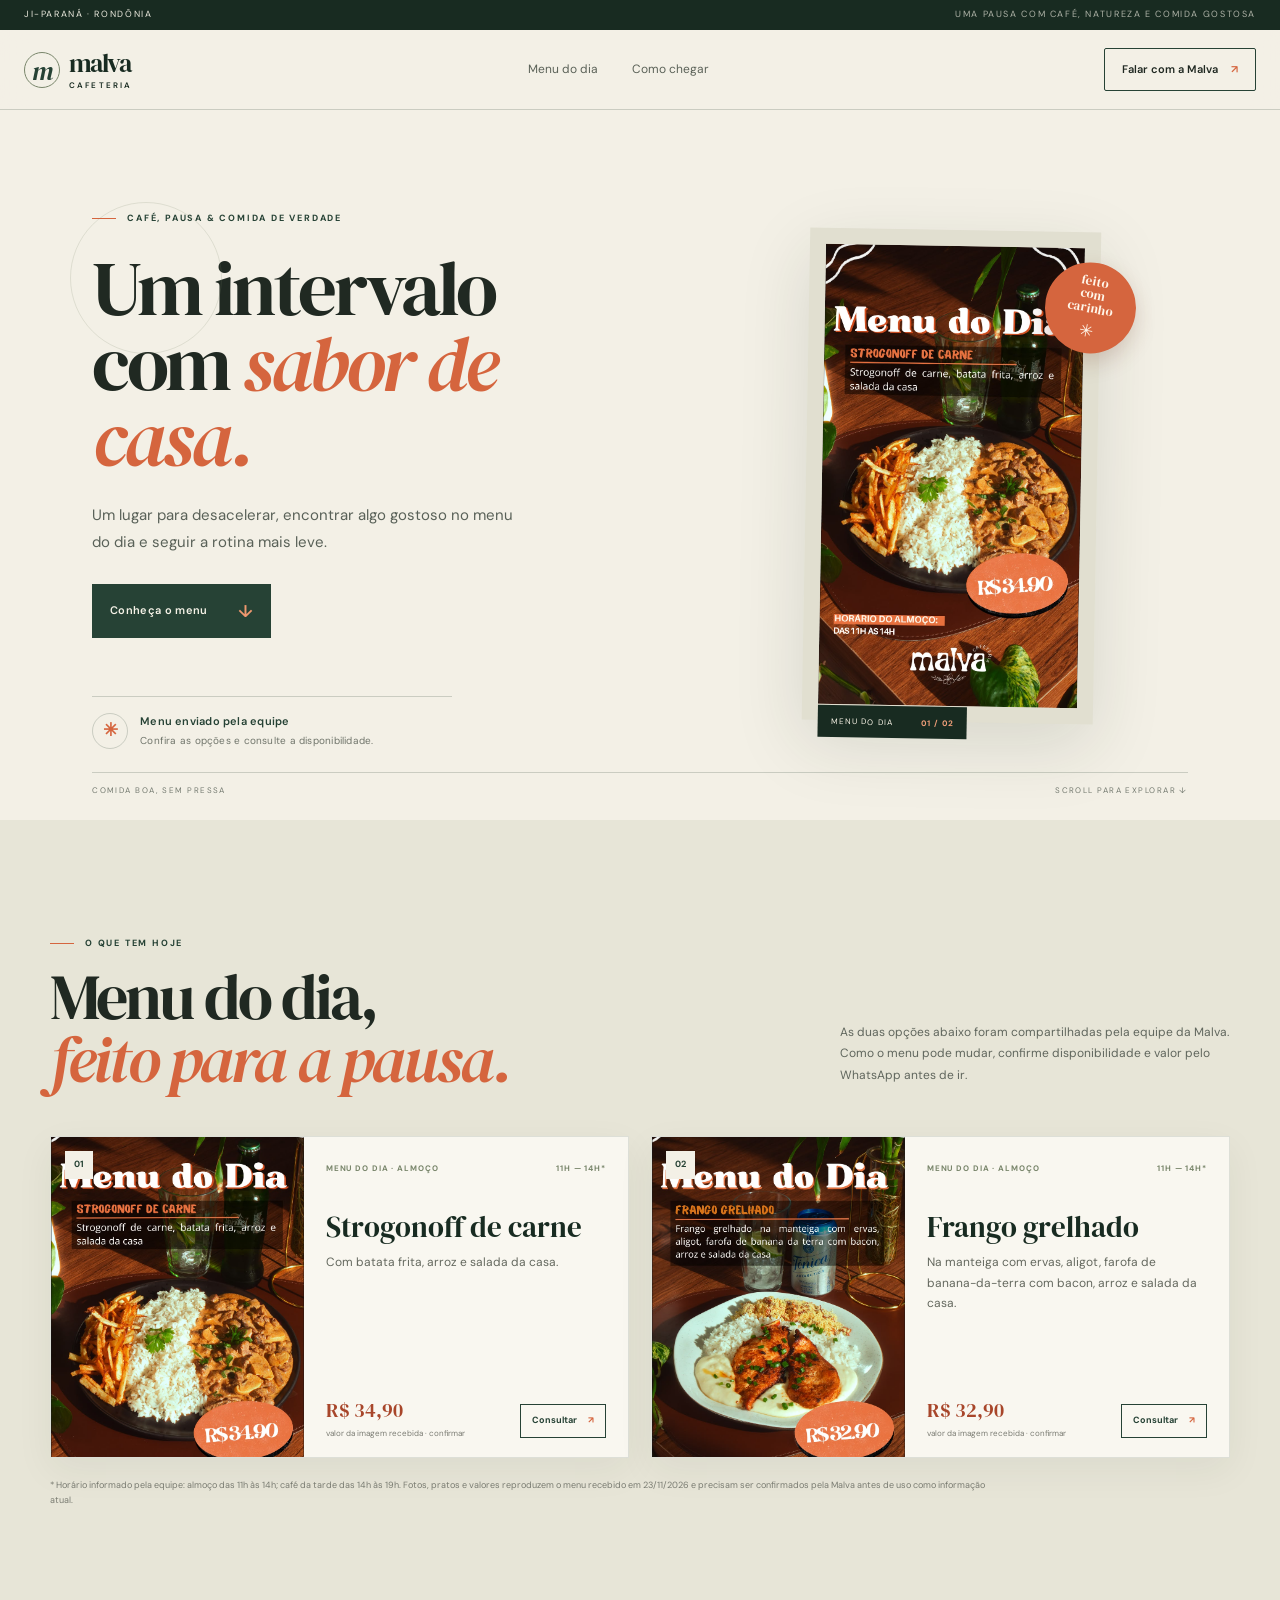
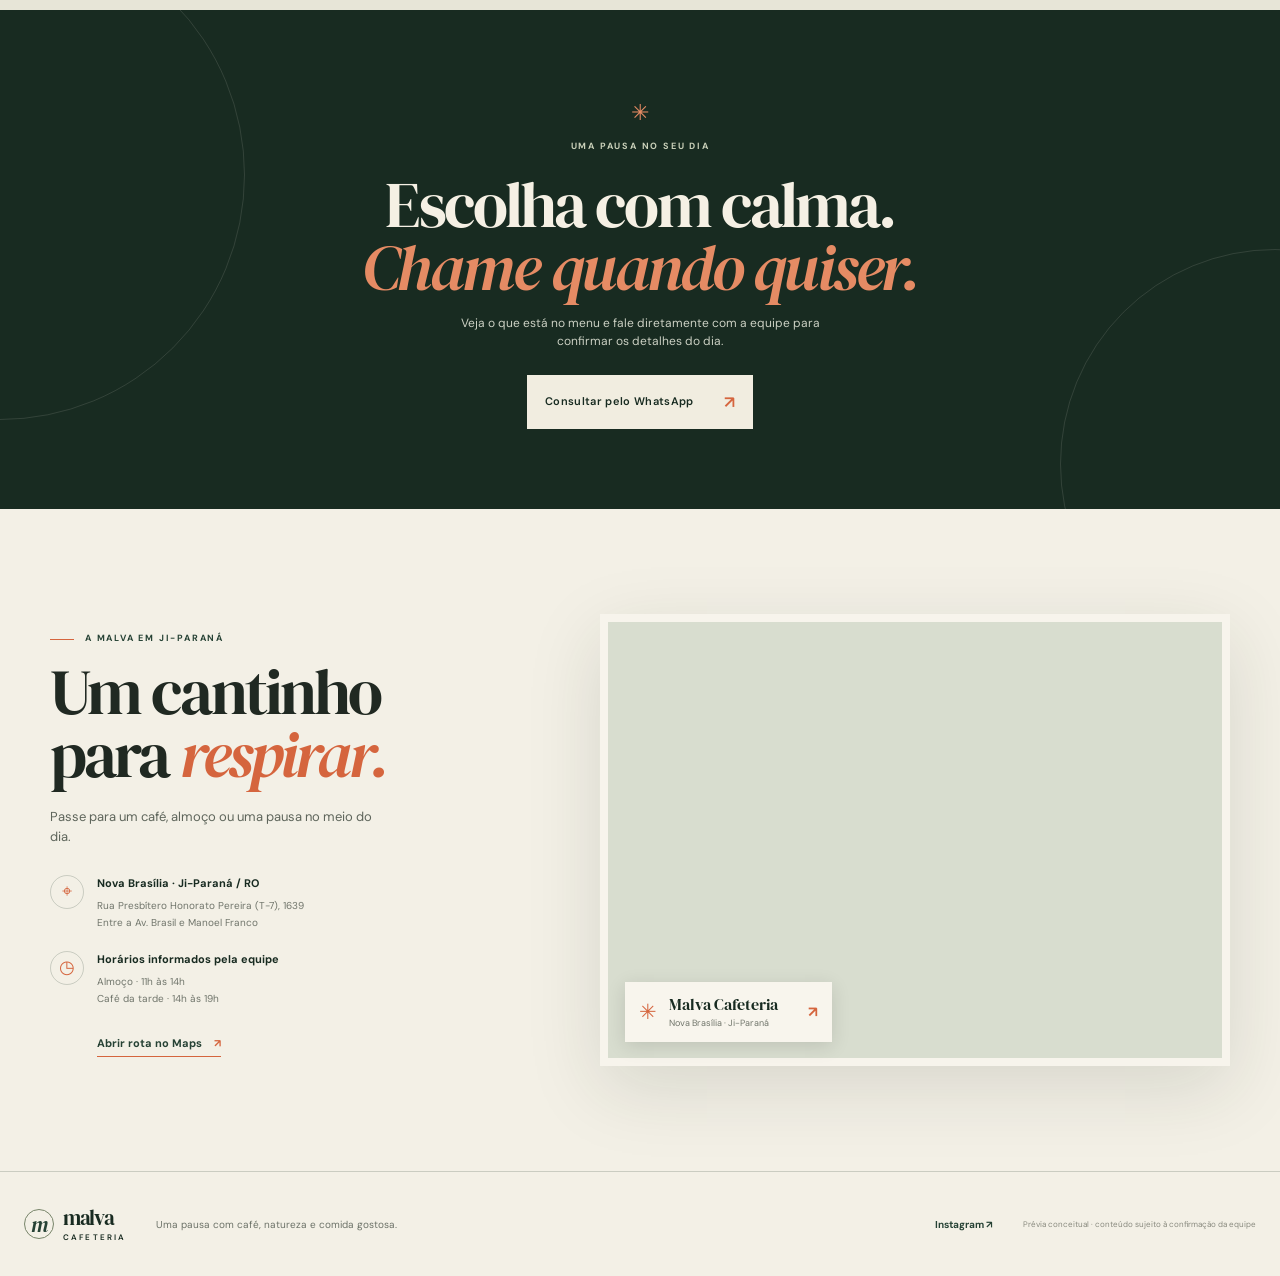
<file: index.html>
<!doctype html>
<html lang="pt-BR">
<head>
  <meta charset="utf-8">
  <meta name="viewport" content="width=device-width, initial-scale=1">
  <meta name="theme-color" content="#f3f0e6">
  <meta name="description" content="Uma pausa com café, natureza e comida gostosa. Consulte o menu do dia da Malva Cafeteria em Ji-Paraná.">
  <title>Malva Cafeteria — uma pausa com sabor</title>
  <link rel="preconnect" href="https://fonts.googleapis.com">
  <link rel="preconnect" href="https://fonts.gstatic.com" crossorigin>
  <link href="https://fonts.googleapis.com/css2?family=DM+Sans:wght@400;500;600;700&family=DM+Serif+Display:ital@0;1&display=swap" rel="stylesheet">
  <link rel="icon" href="favicon.svg" type="image/svg+xml">
  <link rel="stylesheet" href="styles.css">
</head>
<body>
  <div class="topline"><span>JI-PARANÁ · RONDÔNIA</span><span>UMA PAUSA COM CAFÉ, NATUREZA E COMIDA GOSTOSA</span></div>
  <header class="header">
    <a class="brand" href="#inicio" aria-label="Malva Cafeteria, início"><span class="brand-symbol">m</span><span>malva<small>cafeteria</small></span></a>
    <nav aria-label="Navegação principal"><a href="#menu">Menu do dia</a><a href="#visite">Como chegar</a></nav>
    <a class="header-cta" href="https://wa.me/556937337549?text=Oi%21%20Vim%20pelo%20site%20da%20Malva%20e%20quero%20consultar%20o%20menu." target="_blank" rel="noreferrer">Falar com a Malva <span>↗</span></a>
  </header>

  <main>
    <section class="hero" id="inicio">
      <div class="hero-copy">
        <p class="eyebrow"><i></i> CAFÉ, PAUSA & COMIDA DE VERDADE</p>
        <h1>Um intervalo<br>com <em>sabor de casa.</em></h1>
        <p class="intro">Um lugar para desacelerar, encontrar algo gostoso no menu do dia e seguir a rotina mais leve.</p>
        <a class="button" href="#menu">Conheça o menu <span>↓</span></a>
        <div class="hero-note"><span class="note-icon">✳</span><span>Menu enviado pela equipe<br><small>Confira as opções e consulte a disponibilidade.</small></span></div>
      </div>
      <div class="hero-image-wrap">
        <div class="hero-image"><img src="assets/menu-strogonoff-referencia.png" alt="Menu do dia enviado pela Malva: strogonoff de carne com arroz, batata frita e salada"></div>
        <span class="image-label">MENU DO DIA <b>01 / 02</b></span>
        <div class="hero-sticker"><span>feito<br>com<br>carinho</span><b>✳</b></div>
      </div>
      <div class="hero-bottom"><span>COMIDA BOA, SEM PRESSA</span><span>SCROLL PARA EXPLORAR ↓</span></div>
    </section>

    <section class="menu-section" id="menu">
      <div class="section-heading">
        <div><p class="eyebrow"><i></i> O QUE TEM HOJE</p><h2>Menu do dia,<br><em>feito para a pausa.</em></h2></div>
        <p class="heading-note">As duas opções abaixo foram compartilhadas pela equipe da Malva. Como o menu pode mudar, confirme disponibilidade e valor pelo WhatsApp antes de ir.</p>
      </div>
      <div class="menu-grid">
        <article class="dish-card">
          <div class="dish-photo"><img src="assets/menu-strogonoff-referencia.png" alt="Foto do menu enviado: strogonoff de carne, arroz, batata frita e salada da casa"><span class="dish-index">01</span></div>
          <div class="dish-copy"><div class="dish-meta"><span>MENU DO DIA · ALMOÇO</span><span>11H — 14H*</span></div><h3>Strogonoff de carne</h3><p>Com batata frita, arroz e salada da casa.</p><div class="dish-footer"><strong>R$ 34,90<small>valor da imagem recebida · confirmar</small></strong><a href="https://wa.me/556937337549?text=Oi%21%20Queria%20consultar%20a%20disponibilidade%20do%20strogonoff%20de%20carne." target="_blank" rel="noreferrer" aria-label="Consultar strogonoff pelo WhatsApp">Consultar <span>↗</span></a></div></div>
        </article>
        <article class="dish-card">
          <div class="dish-photo"><img src="assets/menu-frango-referencia.png" alt="Foto do menu enviado: frango grelhado na manteiga com ervas, aligot, farofa de banana da terra, bacon, arroz e salada"><span class="dish-index">02</span></div>
          <div class="dish-copy"><div class="dish-meta"><span>MENU DO DIA · ALMOÇO</span><span>11H — 14H*</span></div><h3>Frango grelhado</h3><p>Na manteiga com ervas, aligot, farofa de banana-da-terra com bacon, arroz e salada da casa.</p><div class="dish-footer"><strong>R$ 32,90<small>valor da imagem recebida · confirmar</small></strong><a href="https://wa.me/556937337549?text=Oi%21%20Queria%20consultar%20a%20disponibilidade%20do%20frango%20grelhado." target="_blank" rel="noreferrer" aria-label="Consultar frango grelhado pelo WhatsApp">Consultar <span>↗</span></a></div></div>
        </article>
      </div>
      <p class="menu-disclaimer">* Horário informado pela equipe: almoço das 11h às 14h; café da tarde das 14h às 19h. Fotos, pratos e valores reproduzem o menu recebido em 23/11/2026 e precisam ser confirmados pela Malva antes de uso como informação atual.</p>
    </section>

    <section class="ritual">
      <div class="ritual-mark" aria-hidden="true">✳</div>
      <p class="eyebrow">UMA PAUSA NO SEU DIA</p>
      <h2>Escolha com calma.<br><em>Chame quando quiser.</em></h2>
      <p>Veja o que está no menu e fale diretamente com a equipe para confirmar os detalhes do dia.</p>
      <a class="button button-light" href="https://wa.me/556937337549?text=Oi%21%20Vim%20pelo%20site%20e%20queria%20saber%20o%20menu%20de%20hoje." target="_blank" rel="noreferrer">Consultar pelo WhatsApp <span>↗</span></a>
      <div class="ritual-orbit orbit-one"></div><div class="ritual-orbit orbit-two"></div>
    </section>

    <section class="visit" id="visite">
      <div class="visit-copy"><p class="eyebrow"><i></i> A MALVA EM JI-PARANÁ</p><h2>Um cantinho<br>para <em>respirar.</em></h2><p class="visit-intro">Passe para um café, almoço ou uma pausa no meio do dia.</p><div class="visit-detail"><span class="detail-icon">⌖</span><p><strong>Nova Brasília · Ji-Paraná / RO</strong><small>Rua Presbítero Honorato Pereira (T-7), 1639<br>Entre a Av. Brasil e Manoel Franco</small></p></div><div class="visit-detail"><span class="detail-icon">◷</span><p><strong>Horários informados pela equipe</strong><small>Almoço · 11h às 14h<br>Café da tarde · 14h às 19h</small></p></div><a class="text-link" href="https://www.google.com/maps/place/Malva+Cafeteria/@-10.8884374,-61.9228679,21z/" target="_blank" rel="noreferrer">Abrir rota no Maps <span>↗</span></a></div>
      <div class="map-card"><iframe title="Mapa de localização da Malva Cafeteria em Ji-Paraná" src="https://www.google.com/maps?q=-10.8884374,-61.9228679&z=16&output=embed" loading="lazy" referrerpolicy="no-referrer-when-downgrade"></iframe><div class="map-label"><span class="map-pin">✳</span><span><strong>Malva Cafeteria</strong><small>Nova Brasília · Ji-Paraná</small></span><a href="https://www.google.com/maps/place/Malva+Cafeteria/@-10.8884374,-61.9228679,21z/" target="_blank" rel="noreferrer" aria-label="Abrir a Malva no Google Maps">↗</a></div></div>
    </section>
  </main>

  <footer class="footer"><a class="brand" href="#inicio"><span class="brand-symbol">m</span><span>malva<small>cafeteria</small></span></a><p>Uma pausa com café, natureza e comida gostosa.</p><a href="https://www.instagram.com/coffeemalva/" target="_blank" rel="noreferrer">Instagram ↗</a><small>Prévia conceitual · conteúdo sujeito à confirmação da equipe</small></footer>
  <a class="mobile-contact" href="https://wa.me/556937337549?text=Oi%21%20Vim%20pelo%20site%20da%20Malva." target="_blank" rel="noreferrer"><span>Consultar a Malva</span><b>WhatsApp ↗</b></a>
  <script src="app.js" defer></script>
</body>
</html>
</file>
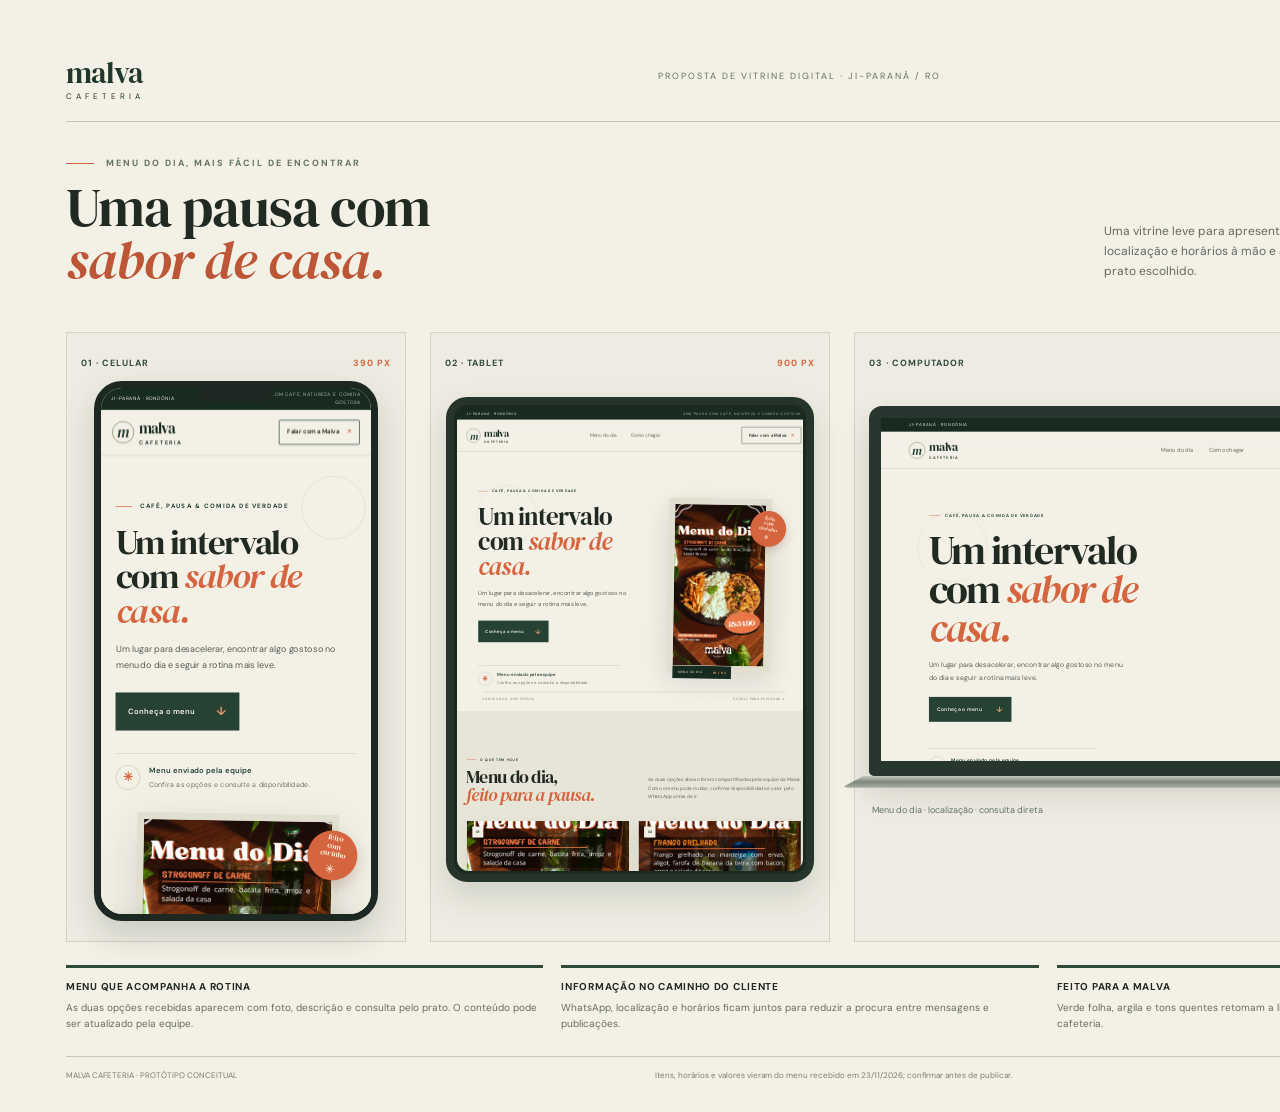
<file: arte/prancha.html>
<!doctype html>
<html lang="pt-BR">
<head>
  <meta charset="utf-8"><meta name="viewport" content="width=device-width, initial-scale=1">
  <title>Malva Cafeteria — prancha da proposta</title>
  <link rel="preconnect" href="https://fonts.googleapis.com"><link rel="preconnect" href="https://fonts.gstatic.com" crossorigin>
  <link href="https://fonts.googleapis.com/css2?family=DM+Sans:wght@400;500;600;700&family=DM+Serif+Display:ital@0;1&display=swap" rel="stylesheet">
  <style>
    *{box-sizing:border-box}body{margin:0;background:#e8e6dc;color:#202922;font:12px/1.45 "DM Sans",Arial,sans-serif}.board{width:1600px;min-height:1100px;margin:auto;background:#f3f0e6;padding:52px 66px 30px;overflow:hidden}.top{display:grid;grid-template-columns:1fr 1fr 1fr;align-items:center;border-bottom:1px solid rgba(37,61,47,.24);padding-bottom:20px}.brand{font:30px "DM Serif Display",Georgia,serif;letter-spacing:-1px;color:#20382b}.brand small{font:8px "DM Sans",Arial,sans-serif;text-transform:uppercase;letter-spacing:4px;display:block;margin-top:-2px}.top p{text-align:center;text-transform:uppercase;letter-spacing:2px;font-size:9px;color:#657064}.top strong{text-align:right;text-transform:uppercase;letter-spacing:2px;font-size:9px;font-weight:500}.title{display:grid;grid-template-columns:1fr 430px;align-items:end;gap:80px;padding:35px 0 25px}.eyebrow{font-size:9px;letter-spacing:2px;text-transform:uppercase;color:#62745f;font-weight:700}.eyebrow i{display:inline-block;width:28px;height:1px;background:#d5653e;vertical-align:middle;margin-right:8px}.title h1{font:54px/.98 "DM Serif Display",Georgia,serif;letter-spacing:-1px;margin:11px 0 0}.title h1 em{color:#bc5636;font-weight:400}.title>p{font-size:12px;color:#626a60;line-height:1.7;margin-bottom:5px}.devices{height:650px;display:grid;grid-template-columns:340px 400px 1fr;gap:24px;align-items:center}.device-card{height:610px;border:1px solid #d3d2c7;background:#eeece2;padding:14px;position:relative}.device-tag{display:flex;justify-content:space-between;align-items:center;height:34px;font-size:9px;letter-spacing:1px;text-transform:uppercase;font-weight:700;color:#324b39}.device-tag span{color:#d5653e}.phone{height:540px;width:284px;margin:0 auto;border:7px solid #1c2821;border-radius:28px;overflow:hidden;background:#f3f0e6;box-shadow:0 15px 32px rgba(25,40,30,.16);position:relative}.phone:before{content:"";position:absolute;top:0;left:50%;transform:translateX(-50%);width:76px;height:14px;background:#1c2821;border-radius:0 0 10px 10px;z-index:2}.phone iframe{width:390px;height:820px;border:0;transform:scale(.692);transform-origin:top left}.tablet-shell{width:368px;height:485px;margin:16px auto;border:8px solid #26352c;border-radius:21px;background:#1b2a21;padding:3px;box-shadow:0 15px 32px rgba(25,40,30,.14)}.tablet-screen{width:100%;height:100%;overflow:hidden;border-radius:12px}.tablet-screen iframe{width:900px;height:1180px;border:0;transform:scale(.393);transform-origin:top left}.desktop-card{height:610px}.laptop{margin:25px auto 0;width:100%;max-width:690px}.laptop-screen{height:370px;border:9px solid #27362e;border-bottom:15px solid #27362e;border-radius:13px 13px 5px 5px;background:#27362e;padding:3px;box-shadow:0 15px 30px rgba(25,40,30,.16);overflow:hidden}.laptop-screen iframe{width:1440px;height:780px;border:0;transform:scale(.461);transform-origin:top left}.laptop-base{height:12px;width:108%;margin-left:-4%;background:linear-gradient(#c7c9bc,#7e867c 50%,#adb0a4);clip-path:polygon(3% 0,97% 0,100% 100%,0 100%);border-radius:0 0 8px 8px}.desktop-caption{display:flex;justify-content:space-between;margin:16px 3px;color:#627064;font-size:9px}.bottom{display:grid;grid-template-columns:1fr 1fr 1fr;gap:18px;margin-top:3px}.bottom article{border-top:3px solid #304a39;padding-top:10px}.bottom b{font-size:10px;letter-spacing:.7px;text-transform:uppercase}.bottom p{font-size:10px;color:#656d63;margin:5px 0;line-height:1.55}.foot{display:flex;justify-content:space-between;border-top:1px solid rgba(37,61,47,.22);margin-top:20px;padding-top:13px;color:#7a7d73;font-size:8px}.foot b{color:#344b3b;letter-spacing:1px;text-transform:uppercase}
  </style>
</head>
<body><main class="board">
  <header class="top"><div class="brand">malva<small>cafeteria</small></div><p>PROPOSTA DE VITRINE DIGITAL · JI-PARANÁ / RO</p><strong>PRÉVIA CONCEITUAL</strong></header>
  <section class="title"><div><div class="eyebrow"><i></i> MENU DO DIA, MAIS FÁCIL DE ENCONTRAR</div><h1>Uma pausa com<br><em>sabor de casa.</em></h1></div><p>Uma vitrine leve para apresentar as opções enviadas pela equipe, deixar localização e horários à mão e abrir uma conversa no WhatsApp já sobre o prato escolhido.</p></section>
  <section class="devices" aria-label="Prévia do site em três tamanhos de tela">
    <article class="device-card"><div class="device-tag">01 · CELULAR <span>390 PX</span></div><div class="phone"><iframe src="../index.html" title="Prévia da Malva em um celular"></iframe></div></article>
    <article class="device-card"><div class="device-tag">02 · TABLET <span>900 PX</span></div><div class="tablet-shell"><div class="tablet-screen"><iframe src="../index.html" title="Prévia da Malva em um tablet"></iframe></div></div></article>
    <article class="device-card desktop-card"><div class="device-tag">03 · COMPUTADOR <span>1440 PX</span></div><div class="laptop"><div class="laptop-screen"><iframe src="../index.html" title="Prévia da Malva em um computador"></iframe></div><div class="laptop-base"></div></div><div class="desktop-caption"><span>Menu do dia · localização · consulta direta</span><span>mobile-first · adaptável</span></div></article>
  </section>
  <section class="bottom"><article><b>Menu que acompanha a rotina</b><p>As duas opções recebidas aparecem com foto, descrição e consulta pelo prato. O conteúdo pode ser atualizado pela equipe.</p></article><article><b>Informação no caminho do cliente</b><p>WhatsApp, localização e horários ficam juntos para reduzir a procura entre mensagens e publicações.</p></article><article><b>Feito para a Malva</b><p>Verde folha, argila e tons quentes retomam a linguagem das imagens compartilhadas pela cafeteria.</p></article></section>
  <footer class="foot"><span>MALVA CAFETERIA · PROTÓTIPO CONCEITUAL</span><span>Itens, horários e valores vieram do menu recebido em 23/11/2026; confirmar antes de publicar.</span><b>PREPARADO POR LUIS</b></footer>
</main></body></html>
</file>
<file: styles.css>
:root{--paper:#f3f0e6;--paper-deep:#e7e5d7;--ink:#202922;--green:#264235;--green-dark:#182b21;--moss:#78856a;--rust:#d5653e;--rust-dark:#a8462a;--muted:#70756b;--line:rgba(37,61,47,.2);--serif:"DM Serif Display",Georgia,serif;--sans:"DM Sans",Arial,sans-serif;--shadow:0 22px 70px rgba(31,44,34,.13)}
*{box-sizing:border-box}html{scroll-behavior:smooth;scroll-padding-top:92px}body{margin:0;background:var(--paper);color:var(--ink);font:15px/1.55 var(--sans);overflow-x:clip}img{display:block;max-width:100%}a{color:inherit;text-decoration:none}button,a{-webkit-tap-highlight-color:transparent}.topline{min-height:30px;padding:6px max(24px,calc((100vw - 1320px)/2));display:flex;align-items:center;justify-content:space-between;background:var(--green-dark);color:#eceade;font-size:9px;letter-spacing:.18em}.topline span:last-child{opacity:.7}.header{height:80px;padding:0 max(24px,calc((100vw - 1320px)/2));display:flex;align-items:center;justify-content:space-between;border-bottom:1px solid var(--line);background:rgba(243,240,230,.94);position:sticky;top:0;z-index:5;backdrop-filter:blur(14px)}.brand{display:flex;align-items:center;gap:9px;color:var(--green-dark);font:26px/1 var(--serif);letter-spacing:-.06em}.brand-symbol{display:grid;place-items:center;width:36px;height:36px;border:1px solid var(--moss);border-radius:50%;font:italic 26px var(--serif);color:var(--green)}.brand small{display:block;margin-top:5px;font:600 8px/1 var(--sans);text-transform:uppercase;letter-spacing:.27em}.header nav{display:flex;gap:34px;color:#5b6258;font-size:12px}.header nav a:hover,.text-link:hover{color:var(--rust-dark)}.header-cta{padding:12px 17px;border:1px solid var(--green);border-radius:2px;font-size:11px;font-weight:600}.header-cta span{color:var(--rust);margin-left:10px}.hero{min-height:710px;max-width:1440px;margin:auto;padding:86px clamp(24px,7.2vw,104px) 64px;display:grid;grid-template-columns:1.05fr .95fr;align-items:center;gap:clamp(48px,8vw,126px);position:relative}.hero:before{content:"";position:absolute;left:5.5%;top:13%;width:150px;height:150px;border:1px solid rgba(120,133,106,.18);border-radius:50%;pointer-events:none}.eyebrow{display:flex;align-items:center;gap:11px;color:var(--green);font-size:9px;font-weight:700;letter-spacing:.2em}.eyebrow i{display:inline-block;width:24px;height:1px;background:var(--rust)}.hero h1,.section-heading h2,.visit h2,.ritual h2{font:400 clamp(52px,6vw,88px)/.98 var(--serif);letter-spacing:-.045em;margin:25px 0}.hero h1 em,.section-heading h2 em,.visit h2 em,.ritual h2 em{font-weight:400;color:var(--rust);}.hero .intro{max-width:430px;margin:0 0 28px;color:#596158;font-size:15px;line-height:1.8}.button{display:inline-flex;align-items:center;gap:30px;padding:14px 18px;background:var(--green);color:#f5f2e7;font-size:11px;font-weight:600;letter-spacing:.03em;transition:transform .2s,background .2s}.button:hover{transform:translateY(-2px);background:var(--green-dark)}.button span{color:#ef986f;font-size:17px}.hero-note{display:flex;align-items:center;gap:12px;margin-top:58px;padding-top:16px;border-top:1px solid var(--line);max-width:360px;color:var(--green);font-size:11px;font-weight:600;letter-spacing:.02em}.note-icon{display:grid;place-items:center;width:36px;height:36px;border:1px solid var(--line);border-radius:50%;color:var(--rust);font-size:18px}.hero-note small{display:block;margin-top:3px;color:var(--muted);font-size:10px;font-weight:400}.hero-image-wrap{position:relative;max-width:450px;justify-self:center;padding:16px;background:#e1dfd0;box-shadow:var(--shadow);transform:rotate(1deg)}.hero-image{height:460px;overflow:hidden;background:#d8d1c2}.hero-image img{width:100%;height:100%;object-fit:cover;object-position:center 32%}.image-label{position:absolute;bottom:-17px;left:16px;padding:10px 13px;background:var(--green-dark);color:#f7f2e5;font-size:8px;letter-spacing:.14em}.image-label b{margin-left:25px;color:#f2a07a}.hero-sticker{position:absolute;right:-36px;top:30px;width:91px;height:91px;border-radius:50%;background:var(--rust);color:#fff6e9;display:flex;flex-direction:column;align-items:center;justify-content:center;text-align:center;font:13px/1.05 var(--serif);transform:rotate(10deg);box-shadow:0 9px 22px rgba(109,55,32,.22)}.hero-sticker b{font:17px var(--sans);margin-top:5px}.hero-bottom{position:absolute;bottom:24px;left:7.2%;right:7.2%;display:flex;justify-content:space-between;border-top:1px solid var(--line);padding-top:11px;color:#747a70;font-size:8px;letter-spacing:.18em}.menu-section{padding:108px max(24px,calc((100vw - 1180px)/2)) 102px;background:var(--paper-deep)}.section-heading{display:flex;align-items:end;justify-content:space-between;gap:40px;margin-bottom:45px}.section-heading h2,.visit h2{font-size:clamp(44px,5vw,68px);margin:15px 0 0}.heading-note{max-width:390px;color:#60665d;font-size:12px;line-height:1.8;margin:0 0 5px}.menu-grid{display:grid;grid-template-columns:repeat(2,minmax(0,1fr));gap:22px}.dish-card{background:#f9f7f0;border:1px solid rgba(37,61,47,.13);display:grid;grid-template-columns:minmax(170px,.78fr) 1fr;min-height:320px;box-shadow:0 12px 36px rgba(31,44,34,.06)}.dish-photo{position:relative;min-height:320px;overflow:hidden;background:#d5d2c3}.dish-photo img{width:100%;height:100%;position:absolute;inset:0;object-fit:cover;object-position:center 27%;transition:transform .6s cubic-bezier(.2,.65,.2,1)}.dish-card:hover .dish-photo img{transform:scale(1.035)}.dish-index{position:absolute;top:14px;left:14px;background:var(--paper);color:var(--green);padding:7px 9px;font-size:9px;font-weight:700}.dish-copy{padding:25px 22px 19px;display:flex;flex-direction:column}.dish-meta{display:flex;justify-content:space-between;gap:8px;color:var(--moss);font-size:8px;font-weight:700;letter-spacing:.11em}.dish-meta span:last-child{white-space:nowrap}.dish-copy h3{font:400 29px/1.12 var(--serif);color:var(--green-dark);margin:36px 0 9px}.dish-copy p{margin:0;color:#64685e;font-size:12px;line-height:1.7}.dish-footer{display:flex;align-items:end;justify-content:space-between;gap:10px;margin-top:auto;padding-top:24px}.dish-footer strong{font:400 20px var(--serif);color:var(--rust-dark)}.dish-footer strong small{display:block;margin-top:4px;font:8px var(--sans);color:#7a7b72}.dish-footer a{padding:9px 11px;border:1px solid var(--green);font-size:9px;font-weight:700;color:var(--green);white-space:nowrap}.dish-footer a span{color:var(--rust);margin-left:9px}.menu-disclaimer{margin:20px 0 0;color:#797b71;font-size:9px;line-height:1.65;max-width:940px}.ritual{min-height:420px;background:var(--green-dark);color:#f5f0e4;text-align:center;padding:86px 24px 80px;position:relative;overflow:hidden}.ritual-mark{font-size:22px;color:#e58b64}.ritual .eyebrow{justify-content:center;color:#c9d0b9;margin-top:10px}.ritual h2{font-size:clamp(44px,5vw,68px);margin:20px auto 14px}.ritual h2 em{color:#e58b64}.ritual>p:not(.eyebrow){max-width:390px;margin:0 auto 24px;color:#cbd0c3;font-size:12px}.button-light{background:#f1ede0;color:var(--green-dark)}.button-light:hover{background:white}.button-light span{color:var(--rust)}.ritual-orbit{position:absolute;border:1px solid rgba(244,239,226,.12);border-radius:50%;pointer-events:none}.orbit-one{width:490px;height:490px;left:-245px;top:-80px}.orbit-two{width:430px;height:430px;right:-210px;bottom:-170px}.visit{padding:105px max(24px,calc((100vw - 1180px)/2));display:grid;grid-template-columns:.83fr 1.17fr;gap:clamp(45px,8vw,110px);align-items:center}.visit h2{margin-bottom:20px}.visit-intro{max-width:330px;color:#5e655b;font-size:13px;margin-bottom:28px}.visit-detail{display:flex;gap:13px;align-items:start;margin:20px 0}.detail-icon{display:grid;place-items:center;flex:none;width:34px;height:34px;border:1px solid var(--line);border-radius:50%;font-size:18px;color:var(--rust)}.visit-detail p{margin:0}.visit-detail strong{display:block;color:var(--green-dark);font-size:11px}.visit-detail small{display:block;color:#70756b;font-size:10px;line-height:1.7;margin-top:5px}.text-link{display:inline-block;margin:8px 0 0 47px;color:var(--green);font-size:11px;font-weight:700;border-bottom:1px solid var(--rust);padding-bottom:4px}.text-link span{margin-left:9px;color:var(--rust)}.map-card{min-height:445px;position:relative;box-shadow:var(--shadow);background:#d8ddcf;border:8px solid #f7f4ec}.map-card iframe{width:100%;height:429px;border:0;filter:saturate(.78)}.map-label{position:absolute;left:17px;bottom:16px;display:flex;align-items:center;gap:12px;background:#f8f5ed;padding:11px 14px;box-shadow:0 4px 18px rgba(0,0,0,.12)}.map-pin{color:var(--rust);font-size:21px}.map-label strong,.map-label small{display:block}.map-label strong{font:16px var(--serif);color:var(--green-dark)}.map-label small{color:var(--muted);font-size:9px;margin-top:2px}.map-label>a{margin-left:18px;color:var(--rust);font-weight:700}.footer{min-height:105px;border-top:1px solid var(--line);padding:21px max(24px,calc((100vw - 1320px)/2));display:flex;align-items:center;gap:30px}.footer .brand{font-size:21px}.footer .brand-symbol{width:30px;height:30px;font-size:21px}.footer p{margin:0;color:#6c7268;font-size:10px}.footer>a:not(.brand){margin-left:auto;color:var(--green);font-size:10px;font-weight:700}.footer>small{color:#88897e;font-size:8px}.mobile-contact{display:none}
@media(max-width:900px){.hero{gap:42px;padding-inline:6%;min-height:650px}.hero h1{font-size:clamp(50px,7.2vw,72px)}.hero-image{height:410px}.dish-card{grid-template-columns:1fr}.dish-photo{min-height:290px;height:290px}.dish-copy{min-height:230px}.dish-copy h3{margin:22px 0 8px}.dish-footer{padding-top:20px}.visit{gap:46px}.map-card,.map-card iframe{min-height:370px;height:370px}}
@media(max-width:620px){html{scroll-padding-top:72px}.topline{min-height:27px;padding:5px 14px;font-size:7px;letter-spacing:.11em}.topline span:last-child{max-width:54%;text-align:right}.header{height:66px;padding:0 16px}.brand{font-size:22px;gap:7px}.brand-symbol{width:32px;height:32px;font-size:22px}.header nav{display:none}.header-cta{font-size:9px;padding:10px 11px}.hero{display:flex;flex-direction:column;align-items:stretch;gap:34px;padding:58px 21px 62px;min-height:auto}.hero:before{width:90px;height:90px;left:auto;right:2%;top:3%}.hero h1{font-size:clamp(48px,13vw,68px);margin:19px 0}.hero .intro{font-size:13px;max-width:360px}.hero-note{margin-top:33px;max-width:none}.hero-image-wrap{width:min(84%,330px);margin:0 auto 11px;padding:10px}.hero-image{height:375px}.hero-sticker{right:-27px;top:22px;width:72px;height:72px;font-size:11px}.hero-bottom{left:21px;right:21px;bottom:18px;font-size:7px}.menu-section{padding:72px 18px 66px}.section-heading{display:block;margin-bottom:25px}.section-heading h2,.visit h2{font-size:47px}.heading-note{margin-top:16px;font-size:11px}.menu-grid{grid-template-columns:1fr;gap:14px}.dish-card{grid-template-columns:minmax(120px,.78fr) 1fr;min-height:280px}.dish-photo{height:auto;min-height:280px}.dish-copy{padding:17px 14px 15px;min-height:280px}.dish-meta{font-size:7px;letter-spacing:.06em;display:block}.dish-meta span{display:block}.dish-meta span+span{margin-top:4px}.dish-copy h3{font-size:24px;margin:26px 0 8px}.dish-copy p{font-size:10px}.dish-footer{display:block;padding-top:18px}.dish-footer strong{font-size:18px}.dish-footer strong small{font-size:7px}.dish-footer a{display:inline-block;margin-top:11px;padding:8px 9px;font-size:8px}.menu-disclaimer{font-size:8px}.ritual{min-height:390px;padding:76px 22px}.ritual h2{font-size:46px}.ritual>p:not(.eyebrow){font-size:11px}.visit{padding:73px 21px 74px;grid-template-columns:1fr;gap:28px}.visit h2{margin-top:14px}.visit-intro{font-size:12px}.visit-detail{margin:16px 0}.map-card{min-height:310px;height:310px;border-width:6px}.map-card iframe{height:298px;min-height:298px}.map-label{left:10px;bottom:10px;padding:9px 10px}.footer{padding:22px 18px 88px;display:grid;grid-template-columns:1fr auto;gap:12px}.footer p{grid-column:1/-1;grid-row:2}.footer>a:not(.brand){grid-column:2;grid-row:1;margin:0}.footer>small{grid-column:1/-1;grid-row:3}.mobile-contact{display:flex;position:fixed;bottom:max(10px,env(safe-area-inset-bottom));left:12px;right:12px;z-index:8;align-items:center;justify-content:space-between;gap:12px;padding:13px 15px;background:rgba(24,43,33,.96);color:#f7f2e7;box-shadow:0 7px 30px rgba(0,0,0,.22);font-size:11px}.mobile-contact span{font-weight:600}.mobile-contact b{color:#f3a07b;font-size:10px}}
@media(max-width:370px){.hero{padding-inline:17px}.hero h1{font-size:46px}.dish-card{grid-template-columns:1fr}.dish-photo{height:310px;min-height:310px}.dish-copy{min-height:225px}.dish-footer{display:flex}.dish-footer a{margin-top:0}}
@media(prefers-reduced-motion:reduce){*,*::before,*::after{scroll-behavior:auto!important;transition:none!important;animation:none!important}}
</file>
